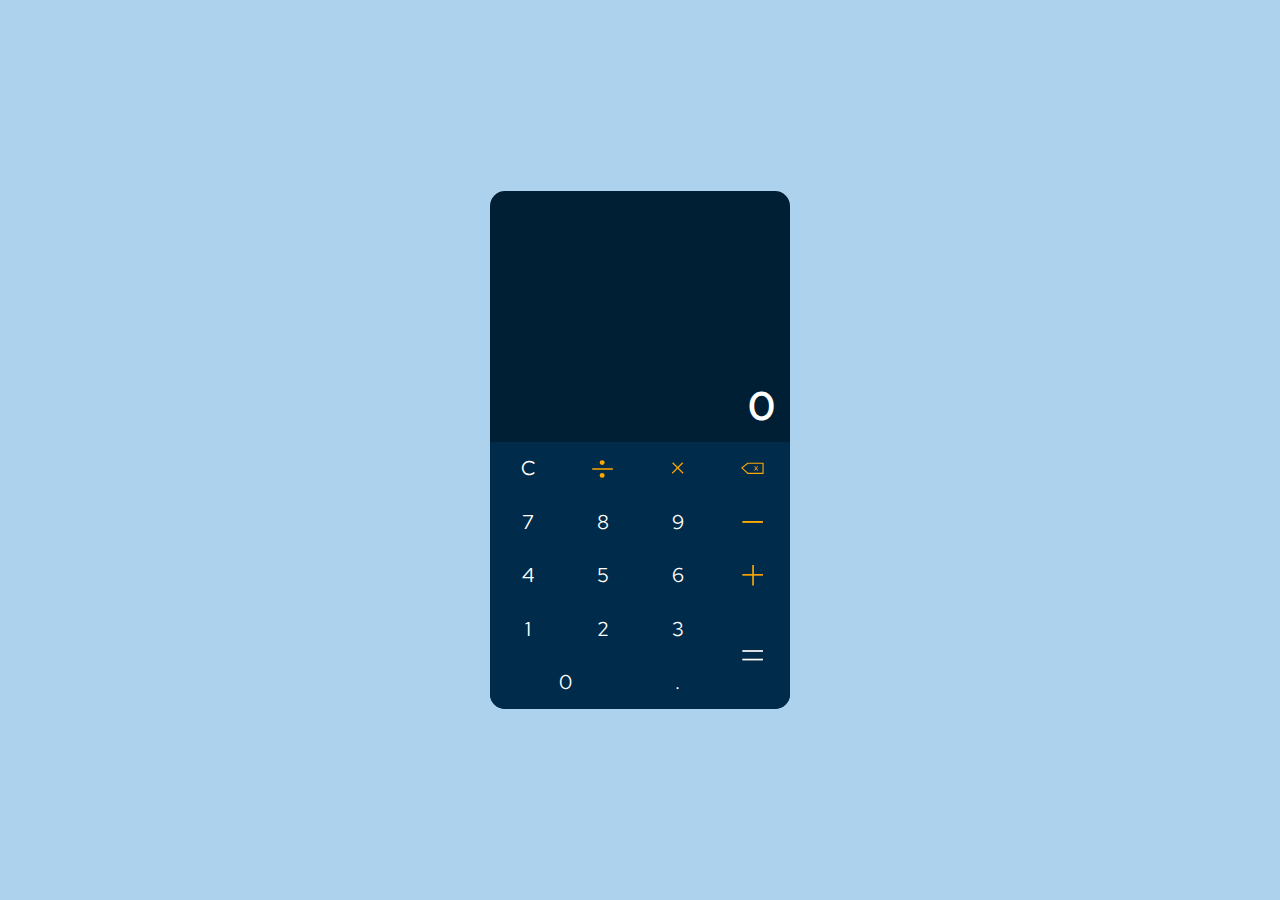
<file: calculator/index.html>
<!DOCTYPE html>
<html lang="pt-br">
  <head>
    <meta charset="UTF-8" />
    <meta name="viewport" content="width=device-width, initial-scale=1.0" />
    <link rel="stylesheet" href="style.css" />
    <title>Calculator</title>
  </head>
  <body>
    <main id="calculator">
      <div id="display">
        <div id="expression"></div>

        <div id="value">0</div>
      </div>

      <div id="keyboard">
        <button id="clear">C</button>
        <button class="operation" id="/">
          <img src="assets/division.svg" alt="" />
        </button>
        <button class="operation" id="*">
          <img src="assets/multiplication.svg" alt="" />
        </button>
        <button id="backspace">
          <img src="assets/backspace.svg" alt="" />
        </button>
        <button class="operation" id="-">
          <img src="assets/subtraction.svg" alt="" />
        </button>
        <button class="operation" id="+">
          <img src="assets/sum.svg" alt="" />
        </button>

        <button class="number">7</button>
        <button class="number">8</button>
        <button class="number">9</button>
        <button class="number">4</button>
        <button class="number">5</button>
        <button class="number">6</button>
        <button class="number">1</button>
        <button class="number">2</button>
        <button class="number">3</button>
        <button class="number">0</button>

        <button id="point">.</button>
        <button id="equality"><img src="assets/equality.svg" alt="" /></button>
      </div>
    </main>

    <script src="js/index.js" type="module"></script>
  </body>
</html>
</file>
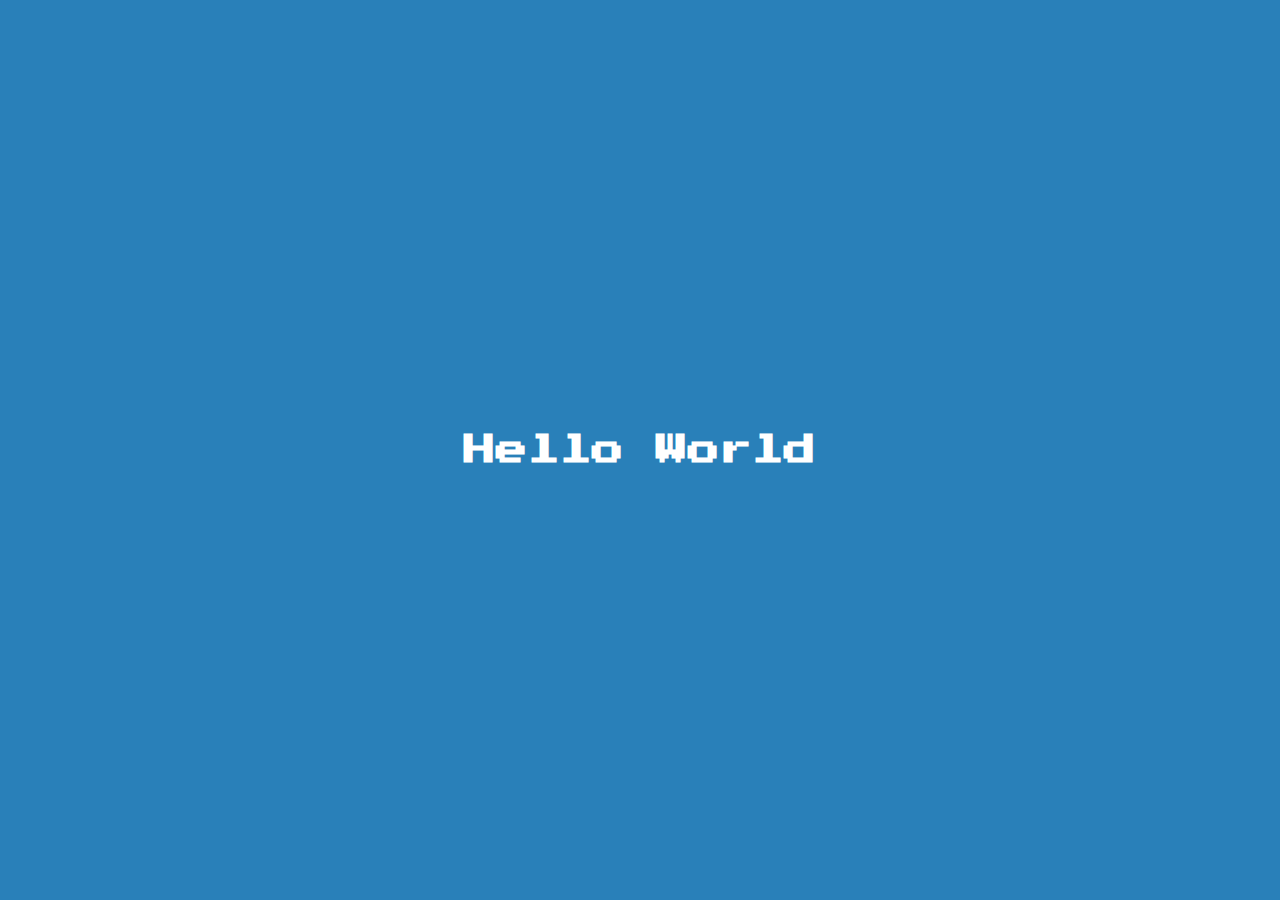
<file: hello/index.html>
<!DOCTYPE html>
<html lang="pt-br">
  <head>
    <meta charset="UTF-8" />
    <meta name="viewport" content="width=device-width, initial-scale=1.0" />
    <link rel="stylesheet" href="style.css" />
    <title>Hello World</title>
  </head>
  <body>
    <h1>Hello World</h1>

    <script>
      let h1 = document.querySelector('h1');

      h1.addEventListener('click', () => {
        h1.classList.toggle('click')
      });
    </script>
  </body>
</html>
</file>
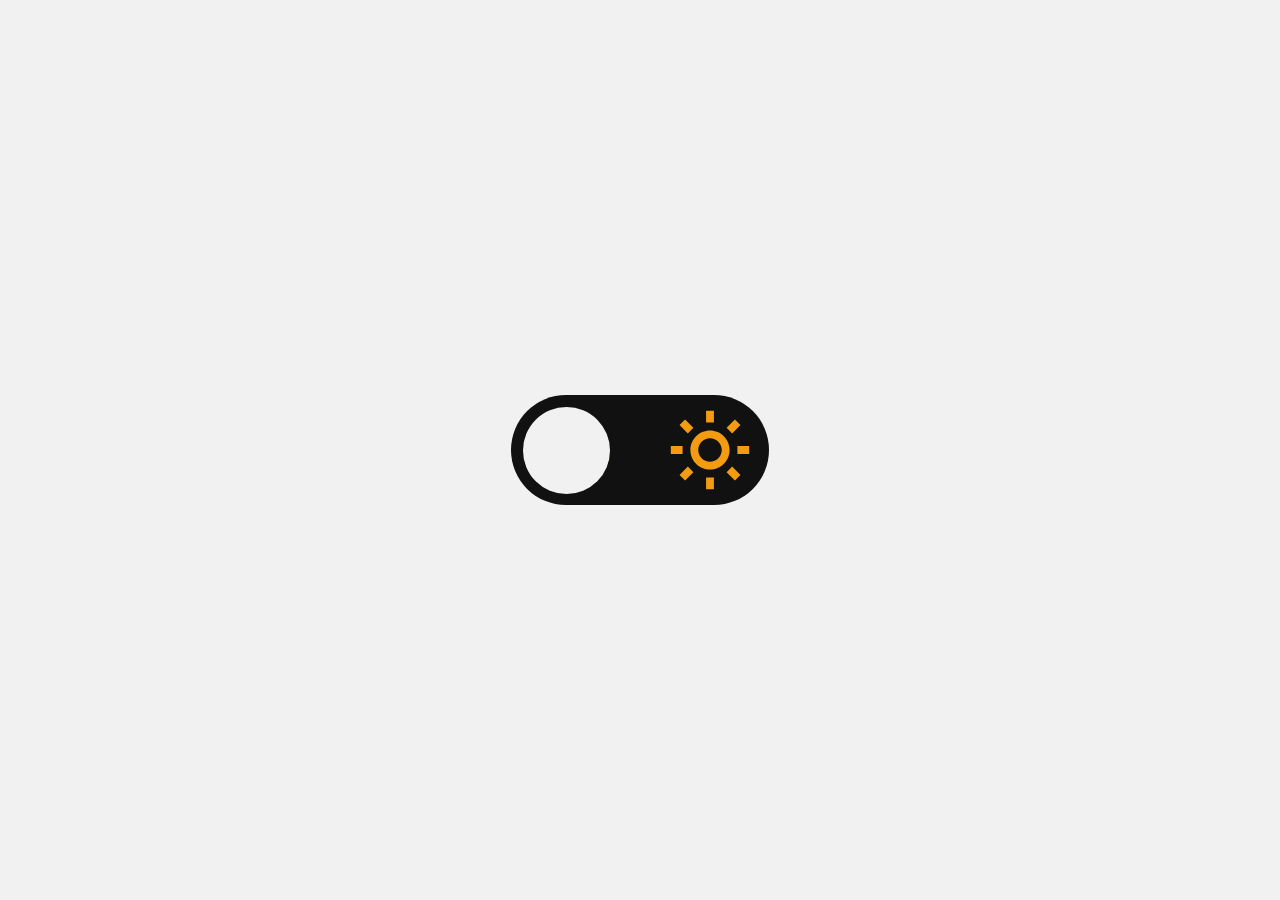
<file: theme-switcher/index.html>
<!DOCTYPE html>
<html lang="pt-br">
  <head>
    <meta charset="UTF-8" />
    <meta name="viewport" content="width=device-width, initial-scale=1.0" />
    <link rel="shortcut icon" href="favicon.ico" type="image/x-icon" />
    <link rel="stylesheet" href="style.css" />
    <title>Theme Switcher</title>
  </head>
  <body>
    <div id="switcher">
      <img src="assets/moon.svg" />
      <img src="assets/sun.svg" />
      <div id="ball"></div>
    </div>

    <script src="js/main.js" type="module"></script>
  </body>
</html>
</file>
<file: calculator/style.css>
@import url('https://fonts.googleapis.com/css2?family=Red+Hat+Display:wght@500;700&display=swap');

:root {
  font-size: 62.5%;
}

* {
  margin: 0;
  padding: 0;
  box-sizing: border-box;
}

body {
  min-height: 100vh;
  background: rgba(91, 165, 219, 0.5);
  display: grid;
  place-items: center;
}

body,
button,
input {
  font-size: 1.6rem;
  font-family: 'Red Hat Display', sans-serif;
  color: #fff;
}

#calculator {
  border-radius: 1.5rem;
  display: grid;
  background-color: #001e34;
  width: 30rem;
  height: 51.8rem;
}

#display {
  display: flex;
  flex-direction: column;
  justify-content: flex-end;
  align-items: flex-end;
  padding: 1.5rem;
  margin-left: 1.1rem;
  overflow: hidden;
  gap: 2rem;
}

#display #expression {
  font-weight: 500;
  font-size: 1.6rem;
  line-height: 2rem;
  color: #EFEFEF;
  height: 2rem;
}

#display #value {
  font-weight: 700;
  font-size: 4rem;
  line-height: 4.3rem;
}

#keyboard {
  display: grid;
  grid-template-columns: 1fr 1fr 1fr 1fr;
  grid-template-rows: 1fr 1fr 1fr 1fr 1fr;
  grid-template-areas:
    'c d m b'
    'n n n subt'
    'n n n sum'
    'n n n i'
    'z z p i'
    'z z p i';

  overflow: hidden;
  border-radius: 0 0 1.5rem 1.5rem;
}

#keyboard button {
  background-color: #002b4a;
  /* border: 1px solid #001e34; */
  border: none;
  cursor: pointer;
  display: grid;
  place-items: center;
  font-size: 2rem;
}
#keyboard button img {
  width: 2.3rem;
}

#keyboard button:hover {
  transform: scale(1.3);

}

#keyboard button:nth-child(1) {
  grid-area: c;
}

#keyboard button:nth-child(2) {
  grid-area: d;
}

#keyboard button:nth-child(3) {
  grid-area: m;
}

#keyboard button:nth-child(4) {
  grid-area: b;
}

#keyboard button:nth-child(5) {
  grid-area: subt;
}

#keyboard button:nth-child(6) {
  grid-area: sum;
}

#keyboard button:nth-child(16) {
  grid-area: z;
}

#keyboard button:nth-child(17) {
  grid-area: p;
}

#keyboard button:nth-child(18) {
  grid-area: i;
}
</file>
<file: hello/style.css>
@import url('https://fonts.googleapis.com/css2?family=Press+Start+2P&display=swap');

:root {
  font-size: 62.5%;
}

* {
  margin: 0;
  padding: 0;
  box-sizing: border-box;
}

body{ 
  font-size: 1.6rem;
  min-height: 100vh;
  display: grid;
  place-items: center;
  background: #2980b9 url('https://static.tumblr.com/03fbbc566b081016810402488936fbae/pqpk3dn/MRSmlzpj3/tumblr_static_bg3.png') repeat 0 0;
	-webkit-animation: 10s linear 0s normal none infinite animate;
	-moz-animation: 10s linear 0s normal none infinite animate;
	-ms-animation: 10s linear 0s normal none infinite animate;
	-o-animation: 10s linear 0s normal none infinite animate;
	animation: 10s linear 0s normal none infinite animate;
 
}

h1 {
  font-family: 'Press Start 2P', cursive;
  color: white;
  cursor: pointer;
  transition: transform 500ms;
}

h1:hover {
  transform: scale(1.5);
}


.click {
  transform: rotate(180deg);
}

@-webkit-keyframes animate {
	from {background-position:0 0;}
	to {background-position: 500px 0;}
}
 
@-moz-keyframes animate {
	from {background-position:0 0;}
	to {background-position: 500px 0;}
}
 
@-ms-keyframes animate {
	from {background-position:0 0;}
	to {background-position: 500px 0;}
}
 
@-o-keyframes animate {
	from {background-position:0 0;}
	to {background-position: 500px 0;}
}
 
@keyframes animate {
	from {background-position:0 0;}
	to {background-position: 500px 0;}
}
</file>
<file: theme-switcher/style.css>
:root {
  font-size: 62.5%;
  --dark: #292c35;
  --light: #f1f1f1;
  --label: #111;
}

* {
  margin: 0;
  padding: 0;
  box-sizing: border-box;
}

body {
  font-family: 1.6rem;
  min-height: 100vh;
  background-color: var(--light);
  display: grid;
  place-items: center;
  transition: background-color 300ms;
}

#switcher {
  position: relative;
  background-color: var(--label);
  width: fit-content;
  border-radius: 999.9rem;

  display: flex;
  gap: 4.6rem;
  padding: 0.8rem 1.2rem;
  align-items: center;
}

img {
  width: 9.4rem;
}

#ball {
  position: absolute;
  background-color: var(--light);
  width: 8.7rem;
  height: 8.7rem;
  border-radius: 50%;
  transition: transform 500ms;
  cursor: pointer;
}

.dark {
  transform: translateX(14.5rem);
}
</file>
